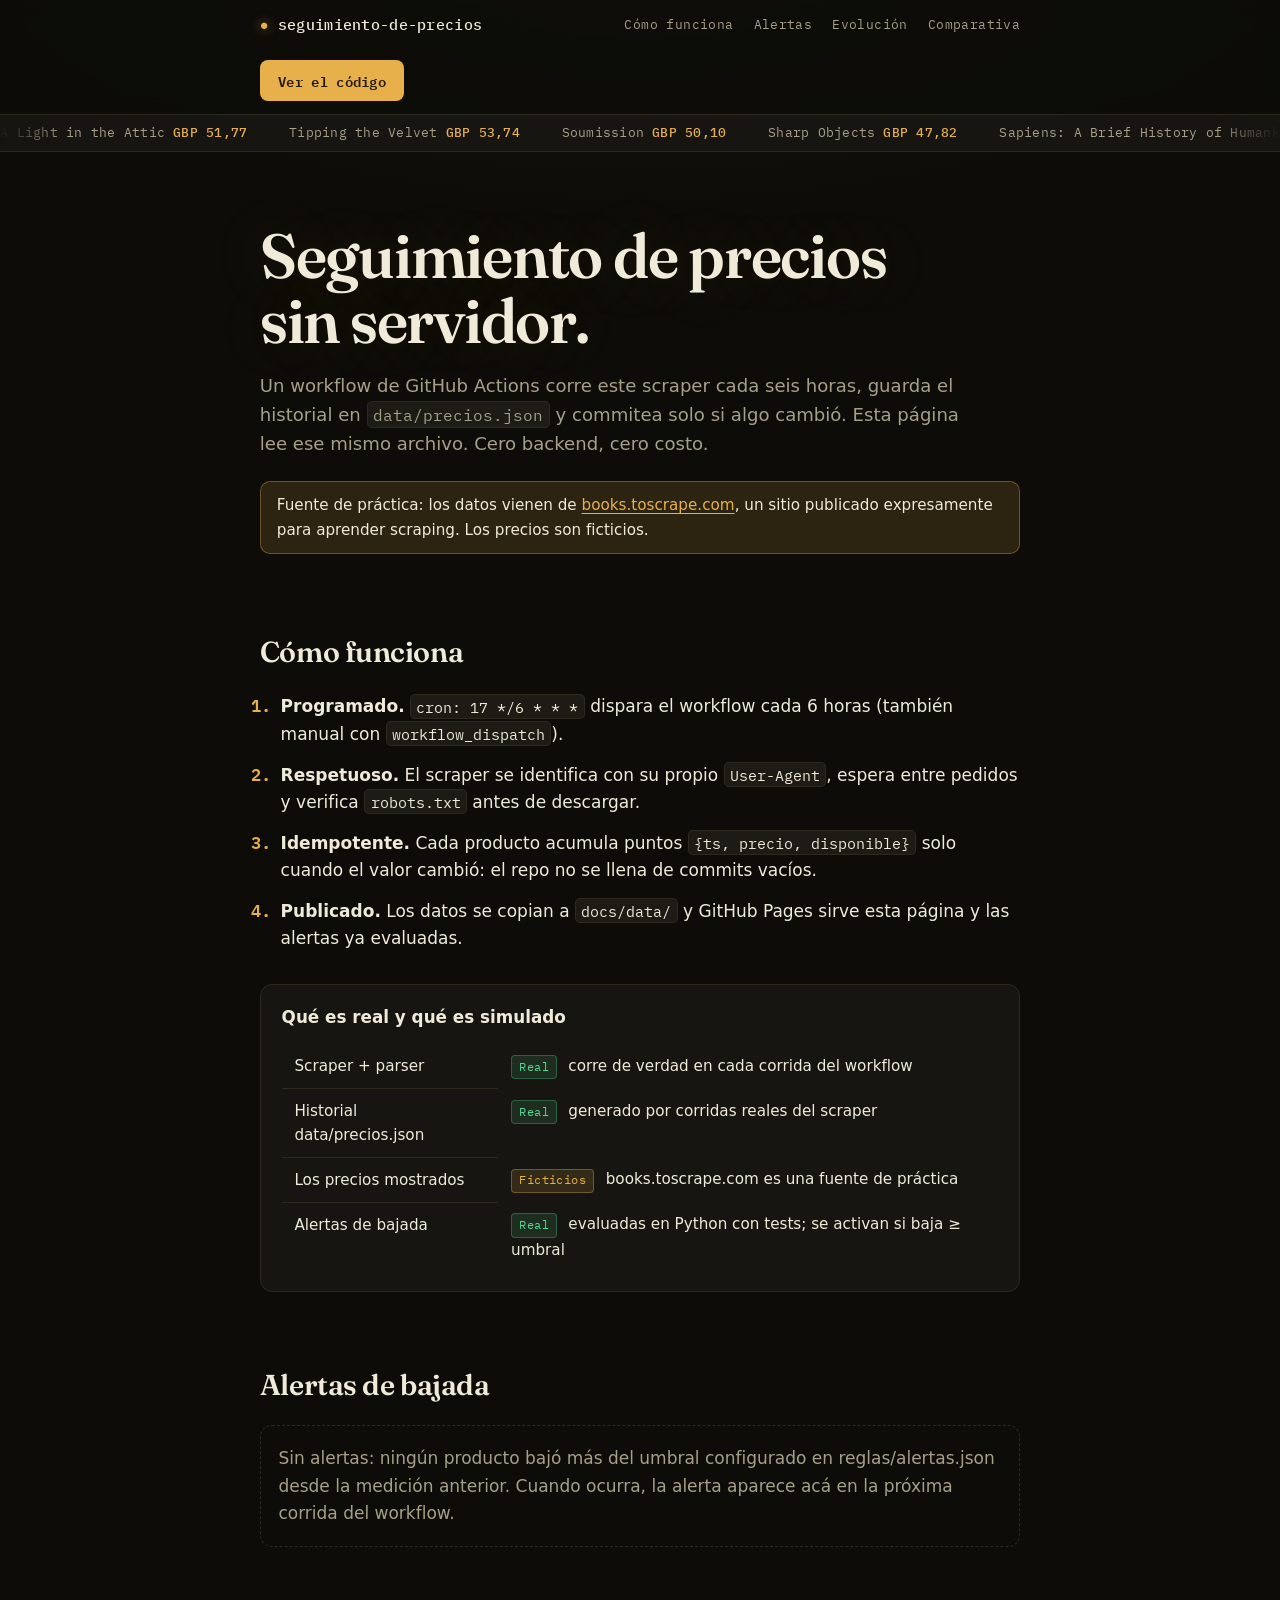
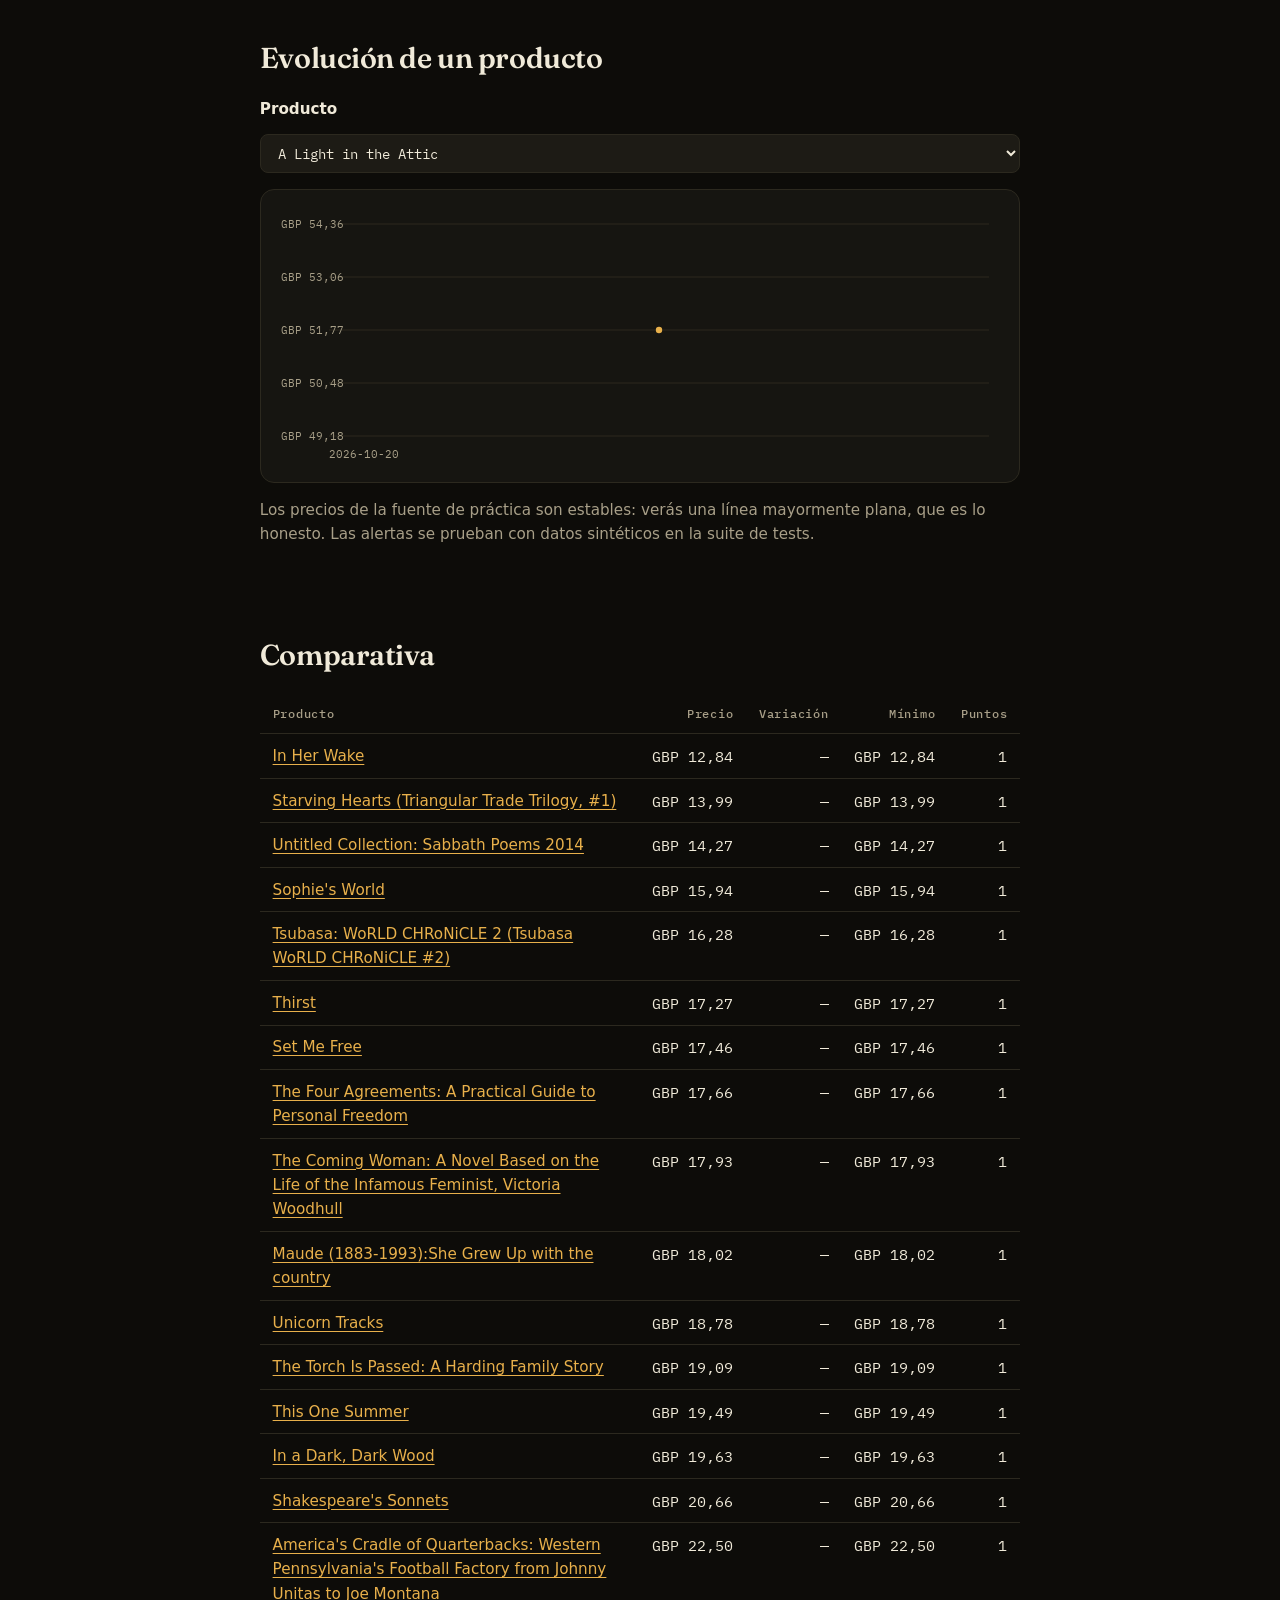
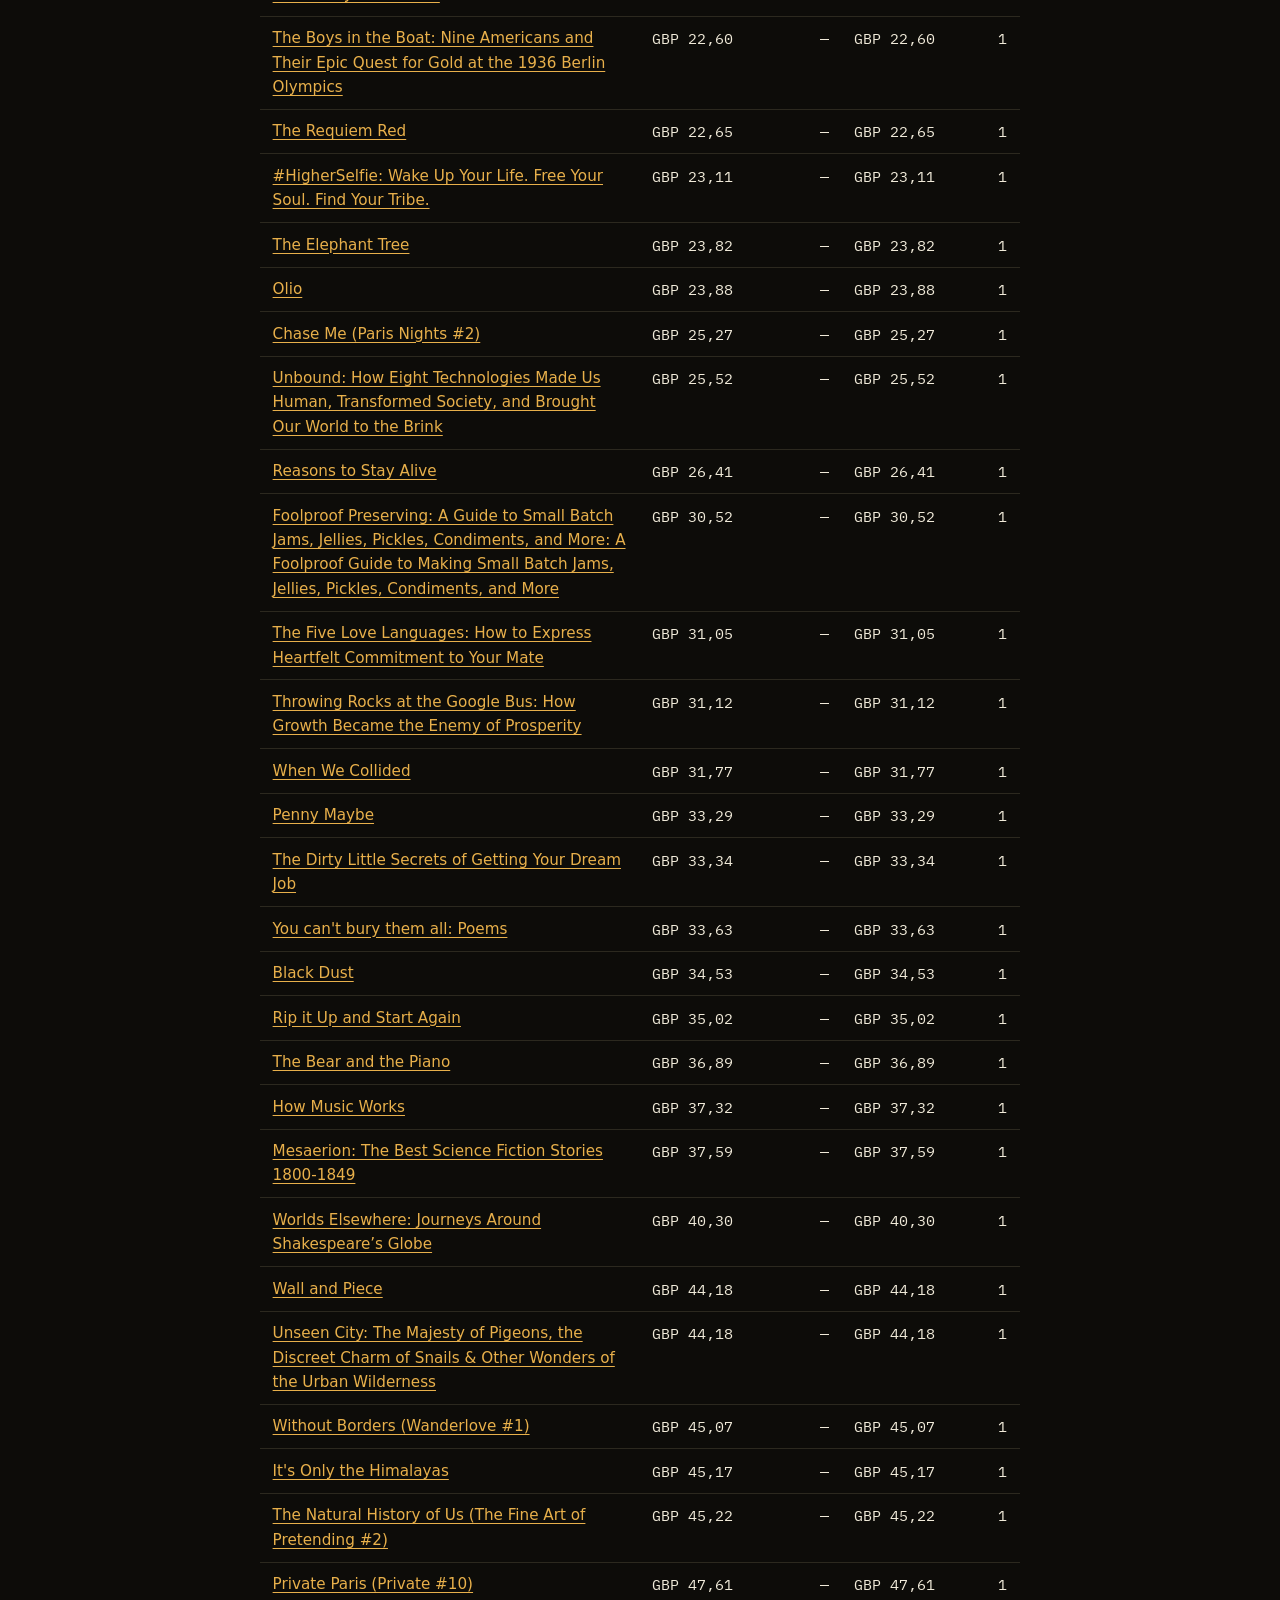
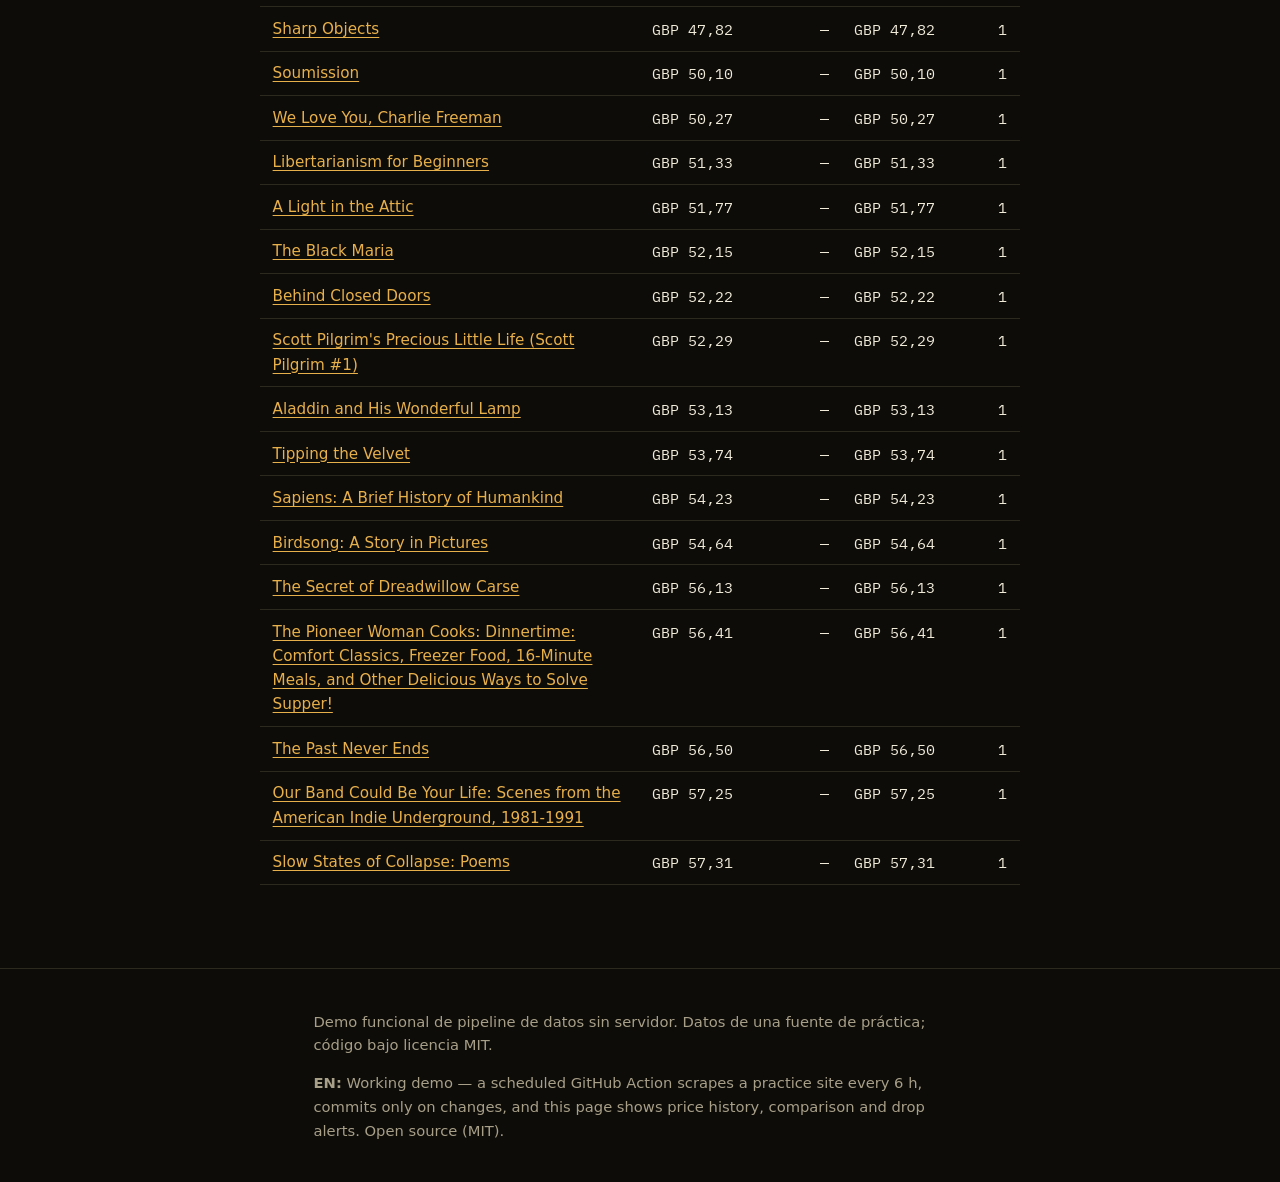
<file: docs/index.html>
<!DOCTYPE html>
<html lang="es">
<head>
<meta charset="utf-8">
<meta name="viewport" content="width=device-width, initial-scale=1">
<title>seguimiento-de-precios — pipeline sin servidor sobre GitHub Actions</title>
<meta name="description" content="Demo funcional: un workflow de GitHub Actions corre un scraper cada 6 horas, guarda el historial en JSON y esta página muestra la evolución, la comparativa y las alertas.">
<link rel="preconnect" href="https://fonts.googleapis.com">
<link rel="preconnect" href="https://fonts.gstatic.com" crossorigin>
<link href="https://fonts.googleapis.com/css2?family=Fraunces:opsz,wght@9..144,600;9..144,700&family=IBM+Plex+Mono:wght@400;500&display=swap" rel="stylesheet">
<link rel="stylesheet" href="estilos.css">
</head>
<body>
<a class="saltar" href="#contenido">Saltar al contenido</a>

<header class="top">
  <div class="contenedor top-fila">
    <span class="marca">seguimiento-de-precios</span>
    <nav aria-label="Secciones">
      <a href="#como">Cómo funciona</a>
      <a href="#alertas">Alertas</a>
      <a href="#evolucion">Evolución</a>
      <a href="#tabla">Comparativa</a>
    </nav>
    <a class="boton" href="https://github.com/Esvindal/seguimiento-de-precios">Ver el código</a>
  </div>
</header>

<div class="ticker" aria-hidden="true">
  <div class="ticker-pista" id="ticker-pista"></div>
</div>

<main id="contenido">
  <section class="hero contenedor">
    <h1>Seguimiento de precios<br>sin servidor.</h1>
    <p class="bajada">Un workflow de GitHub Actions corre este scraper cada seis
    horas, guarda el historial en <code>data/precios.json</code> y commitea solo
    si algo cambió. Esta página lee ese mismo archivo. Cero backend, cero costo.</p>
    <p class="aviso-fuente">Fuente de práctica: los datos vienen de
    <a href="https://books.toscrape.com">books.toscrape.com</a>, un sitio publicado
    expresamente para aprender scraping. Los precios son ficticios.</p>
  </section>

  <section id="como" class="contenedor seccion">
    <h2>Cómo funciona</h2>
    <ol class="pasos">
      <li><strong>Programado.</strong> <code>cron: 17 */6 * * *</code> dispara el
      workflow cada 6 horas (también manual con <code>workflow_dispatch</code>).</li>
      <li><strong>Respetuoso.</strong> El scraper se identifica con su propio
      <code>User-Agent</code>, espera entre pedidos y verifica
      <code>robots.txt</code> antes de descargar.</li>
      <li><strong>Idempotente.</strong> Cada producto acumula puntos
      <code>{ts, precio, disponible}</code> solo cuando el valor cambió: el repo
      no se llena de commits vacíos.</li>
      <li><strong>Publicado.</strong> Los datos se copian a
      <code>docs/data/</code> y GitHub Pages sirve esta página y las alertas
      ya evaluadas.</li>
    </ol>
    <div class="real-vs">
      <h3>Qué es real y qué es simulado</h3>
      <table>
        <tbody>
          <tr><td>Scraper + parser</td><td><span class="tag tag-real">Real</span> corre de verdad en cada corrida del workflow</td></tr>
          <tr><td>Historial data/precios.json</td><td><span class="tag tag-real">Real</span> generado por corridas reales del scraper</td></tr>
          <tr><td>Los precios mostrados</td><td><span class="tag tag-sim">Ficticios</span> books.toscrape.com es una fuente de práctica</td></tr>
          <tr><td>Alertas de bajada</td><td><span class="tag tag-real">Real</span> evaluadas en Python con tests; se activan si baja ≥ umbral</td></tr>
        </tbody>
      </table>
    </div>
  </section>

  <section id="alertas" class="contenedor seccion">
    <h2>Alertas de bajada</h2>
    <div id="lista-alertas" class="alertas" aria-live="polite">
      <p class="estado">Cargando…</p>
    </div>
  </section>

  <section id="evolucion" class="contenedor seccion">
    <h2>Evolución de un producto</h2>
    <div class="selector-fila">
      <label for="producto">Producto</label>
      <select id="producto"><option>Cargando…</option></select>
    </div>
    <div class="grafico-caja">
      <canvas id="grafico" height="260" role="img"
        aria-label="Gráfico de línea con la evolución del precio del producto seleccionado"></canvas>
      <p id="grafico-vacio" class="estado" hidden>Sin datos para graficar.</p>
    </div>
    <p class="nota">Los precios de la fuente de práctica son estables: verás una
    línea mayormente plana, que es lo honesto. Las alertas se prueban con datos
    sintéticos en la suite de tests.</p>
  </section>

  <section id="tabla" class="contenedor seccion">
    <h2>Comparativa</h2>
    <div id="tabla-precios" aria-live="polite">
      <p class="estado">Cargando…</p>
    </div>
  </section>
</main>

<footer class="pie">
  <div class="contenedor">
    <p>Demo funcional de pipeline de datos sin servidor. Datos de una fuente de
    práctica; código bajo licencia MIT.</p>
    <p lang="en"><strong>EN:</strong> Working demo — a scheduled GitHub Action
    scrapes a practice site every 6 h, commits only on changes, and this page
    shows price history, comparison and drop alerts. Open source (MIT).</p>
  </div>
</footer>

<script src="app.js"></script>
</body>
</html>
</file>
<file: docs/estilos.css>
/* seguimiento-de-precios · docs — mesa de mercado nocturna */
:root {
  --tinta-fondo: #0d0c09;
  --superficie: #161511;
  --superficie-2: #1d1b15;
  --borde: #2c291f;
  --tinta: #f0ead9;
  --tinta-2: #a89f88;
  --oro: #e8b04b;
  --oro-suave: color-mix(in srgb, #e8b04b 14%, transparent);
  --sube: #57d98f;
  --baja: #ff8f7a;
  --alerta-fondo: color-mix(in srgb, #ff8f7a 10%, transparent);
  --mono: "IBM Plex Mono", ui-monospace, "Cascadia Mono", Consolas, monospace;
  --serif: "Fraunces", Georgia, "Times New Roman", serif;
  --sans: system-ui, -apple-system, "Segoe UI", sans-serif;
}

* { box-sizing: border-box; }
html { scroll-behavior: smooth; }
body {
  margin: 0;
  background: var(--tinta-fondo);
  color: var(--tinta);
  font-family: var(--sans);
  font-size: 1.0625rem;
  line-height: 1.6;
  background-image:
    radial-gradient(1000px 420px at 50% -10%, color-mix(in srgb, var(--oro) 9%, transparent), transparent 70%);
  background-attachment: fixed;
}
::selection { background: var(--oro); color: #231a05; }

.contenedor { max-width: 74ch; margin-inline: auto; padding-inline: 1.25rem; }

.saltar {
  position: absolute; left: -999px; top: 0;
  background: var(--oro); color: #231a05;
  padding: .5rem 1rem; border-radius: 0 0 8px 0; z-index: 10;
}
.saltar:focus { left: 0; }

a { color: var(--oro); text-underline-offset: 3px; }
a:hover { color: #f4c876; }

:focus-visible { outline: 2px solid var(--oro); outline-offset: 3px; border-radius: 4px; }

code, pre { font-family: var(--mono); font-size: .9em; }
code {
  background: var(--superficie-2); padding: .1em .35em;
  border-radius: 5px; border: 1px solid var(--borde);
}

/* ---- header ---- */
.top {
  border-bottom: 1px solid var(--borde);
  background: color-mix(in srgb, var(--tinta-fondo) 84%, transparent);
  position: sticky; top: 0; backdrop-filter: blur(10px); z-index: 5;
}
.top-fila { display: flex; align-items: center; gap: 1.5rem; padding-block: .8rem; flex-wrap: wrap; }
.marca {
  font-family: var(--mono); font-weight: 500; font-size: .92rem; letter-spacing: .02em;
}
.marca::before {
  content: "●"; color: var(--oro); margin-right: .55rem;
  text-shadow: 0 0 12px color-mix(in srgb, var(--oro) 70%, transparent);
}
.top nav { display: flex; gap: 1.25rem; margin-inline-start: auto; flex-wrap: wrap; }
.top nav a {
  color: var(--tinta-2); text-decoration: none;
  font-family: var(--mono); font-size: .82rem; letter-spacing: .03em;
}
.top nav a:hover { color: var(--oro); }

.boton {
  display: inline-block;
  background: var(--oro); color: #231a05;
  font-weight: 600; text-decoration: none;
  font-family: var(--mono); font-size: .9rem; letter-spacing: .02em;
  padding: .55rem 1.15rem; border-radius: 8px;
  transition: transform .18s ease, background .18s ease;
}
.boton:hover { background: #f4c876; color: #231a05; transform: translateY(-1px); }

/* ---- ticker ---- */
.ticker {
  border-bottom: 1px solid var(--borde);
  background: var(--superficie);
  overflow: hidden;
  position: relative;
}
.ticker::before, .ticker::after {
  content: ""; position: absolute; top: 0; bottom: 0; width: 4rem; z-index: 1;
  pointer-events: none;
}
.ticker::before { left: 0; background: linear-gradient(90deg, var(--superficie), transparent); }
.ticker::after { right: 0; background: linear-gradient(-90deg, var(--superficie), transparent); }
.ticker-pista {
  display: inline-flex; gap: 2.6rem; white-space: nowrap;
  padding: .5rem 0;
  font-family: var(--mono); font-size: .8rem; letter-spacing: .02em;
  animation: correr 60s linear infinite;
  will-change: transform;
}
.ticker:hover .ticker-pista { animation-play-state: paused; }
.ticker-pista span { color: var(--tinta-2); }
.ticker-pista strong { color: var(--oro); font-weight: 500; margin-left: .5rem; }
.ticker-pista .v-sube { color: var(--sube); }
.ticker-pista .v-baja { color: var(--baja); }
@keyframes correr {
  from { transform: translateX(0); }
  to { transform: translateX(-50%); }
}

/* ---- hero ---- */
.hero { padding-block: 4.5rem 2.5rem; }
.hero h1 {
  font-family: var(--serif);
  font-size: clamp(2.4rem, 6vw, 3.9rem);
  font-weight: 600;
  line-height: 1.03; letter-spacing: -.02em;
  margin: 0 0 1.2rem; text-wrap: balance;
  text-shadow: 0 0 60px color-mix(in srgb, var(--oro) 18%, transparent);
}
.bajada { color: var(--tinta-2); font-size: 1.13rem; max-width: 62ch; margin: 0 0 1.4rem; }
.aviso-fuente {
  display: inline-block;
  background: var(--oro-suave);
  border: 1px solid color-mix(in srgb, var(--oro) 35%, transparent);
  border-radius: 10px; padding: .7rem 1rem;
  font-size: .95rem; margin: 0; color: var(--tinta);
}

/* ---- secciones ---- */
.seccion { padding-block: 2.2rem; }
.seccion h2 {
  font-family: var(--serif);
  font-size: 1.8rem; font-weight: 600; margin: 0 0 1rem; letter-spacing: -.015em;
}
.seccion h3 { font-size: 1.05rem; margin: 0 0 .8rem; }
.pasos { padding-inline-start: 1.3rem; display: grid; gap: .8rem; }
.pasos li::marker { color: var(--oro); font-weight: 600; font-family: var(--mono); }
.nota { color: var(--tinta-2); font-size: .95rem; }
.estado { color: var(--tinta-2); }

/* ---- tabla ---- */
table { width: 100%; border-collapse: collapse; font-size: .95rem; }
th, td { text-align: left; padding: .6rem .8rem; border-bottom: 1px solid var(--borde); vertical-align: top; }
th {
  color: var(--tinta-2); font-weight: 500; font-size: .78rem;
  font-family: var(--mono); letter-spacing: .06em;
}
tbody tr:hover td { background: color-mix(in srgb, var(--oro) 4%, transparent); }
td.num, th.num { font-family: var(--mono); text-align: right; font-variant-numeric: tabular-nums; }

.tag {
  display: inline-block; font-family: var(--mono); font-size: .74rem;
  padding: .14em .6em; border-radius: 4px; margin-right: .4rem; white-space: nowrap;
  border: 1px solid transparent; letter-spacing: .04em;
}
.tag-real {
  background: color-mix(in srgb, var(--sube) 12%, transparent);
  color: var(--sube); border-color: color-mix(in srgb, var(--sube) 30%, transparent);
}
.tag-sim {
  background: var(--oro-suave);
  color: var(--oro); border-color: color-mix(in srgb, var(--oro) 35%, transparent);
}

.real-vs {
  margin-top: 2rem;
  border: 1px solid var(--borde); border-radius: 12px;
  background: var(--superficie); padding: 1.2rem 1.3rem;
}
.real-vs td:last-child { border-bottom: 0; }
.real-vs tbody tr:last-child td { border-bottom: 0; }

/* ---- alertas ---- */
.alerta {
  background: var(--alerta-fondo);
  border: 1px solid color-mix(in srgb, var(--baja) 40%, transparent);
  border-radius: 12px; padding: .9rem 1.1rem; margin-bottom: .8rem;
}
.alerta strong { font-family: var(--mono); color: var(--baja); }
.alerta-vacia {
  border: 1.5px dashed var(--borde); border-radius: 12px;
  padding: 1.2rem 1.1rem; color: var(--tinta-2);
}

/* ---- grafico ---- */
.selector-fila { display: flex; align-items: center; gap: .8rem; margin-bottom: 1rem; flex-wrap: wrap; }
.selector-fila label { font-weight: 600; font-size: .95rem; }
select {
  font: inherit; font-family: var(--mono); font-size: .9rem;
  padding: .5rem .8rem; max-width: 100%;
  border: 1px solid var(--borde); border-radius: 8px;
  background: var(--superficie-2); color: var(--tinta);
}
.grafico-caja {
  background: var(--superficie);
  border: 1px solid var(--borde); border-radius: 14px;
  padding: 1rem;
}
canvas { width: 100%; display: block; }

/* ---- footer ---- */
.pie {
  border-top: 1px solid var(--borde); margin-top: 3rem;
  padding-block: 1.6rem; color: var(--tinta-2); font-size: .92rem;
}

@media (max-width: 560px) {
  .top-fila { gap: .8rem; }
  .top nav { order: 3; width: 100%; margin-inline-start: 0; }
  .hero { padding-block: 2.8rem 2rem; }
  th, td { padding: .5rem .45rem; }
}

@media (prefers-reduced-motion: reduce) {
  html { scroll-behavior: auto; }
  .boton { transition: none; }
  .ticker-pista { animation: none; }
}
</file>
